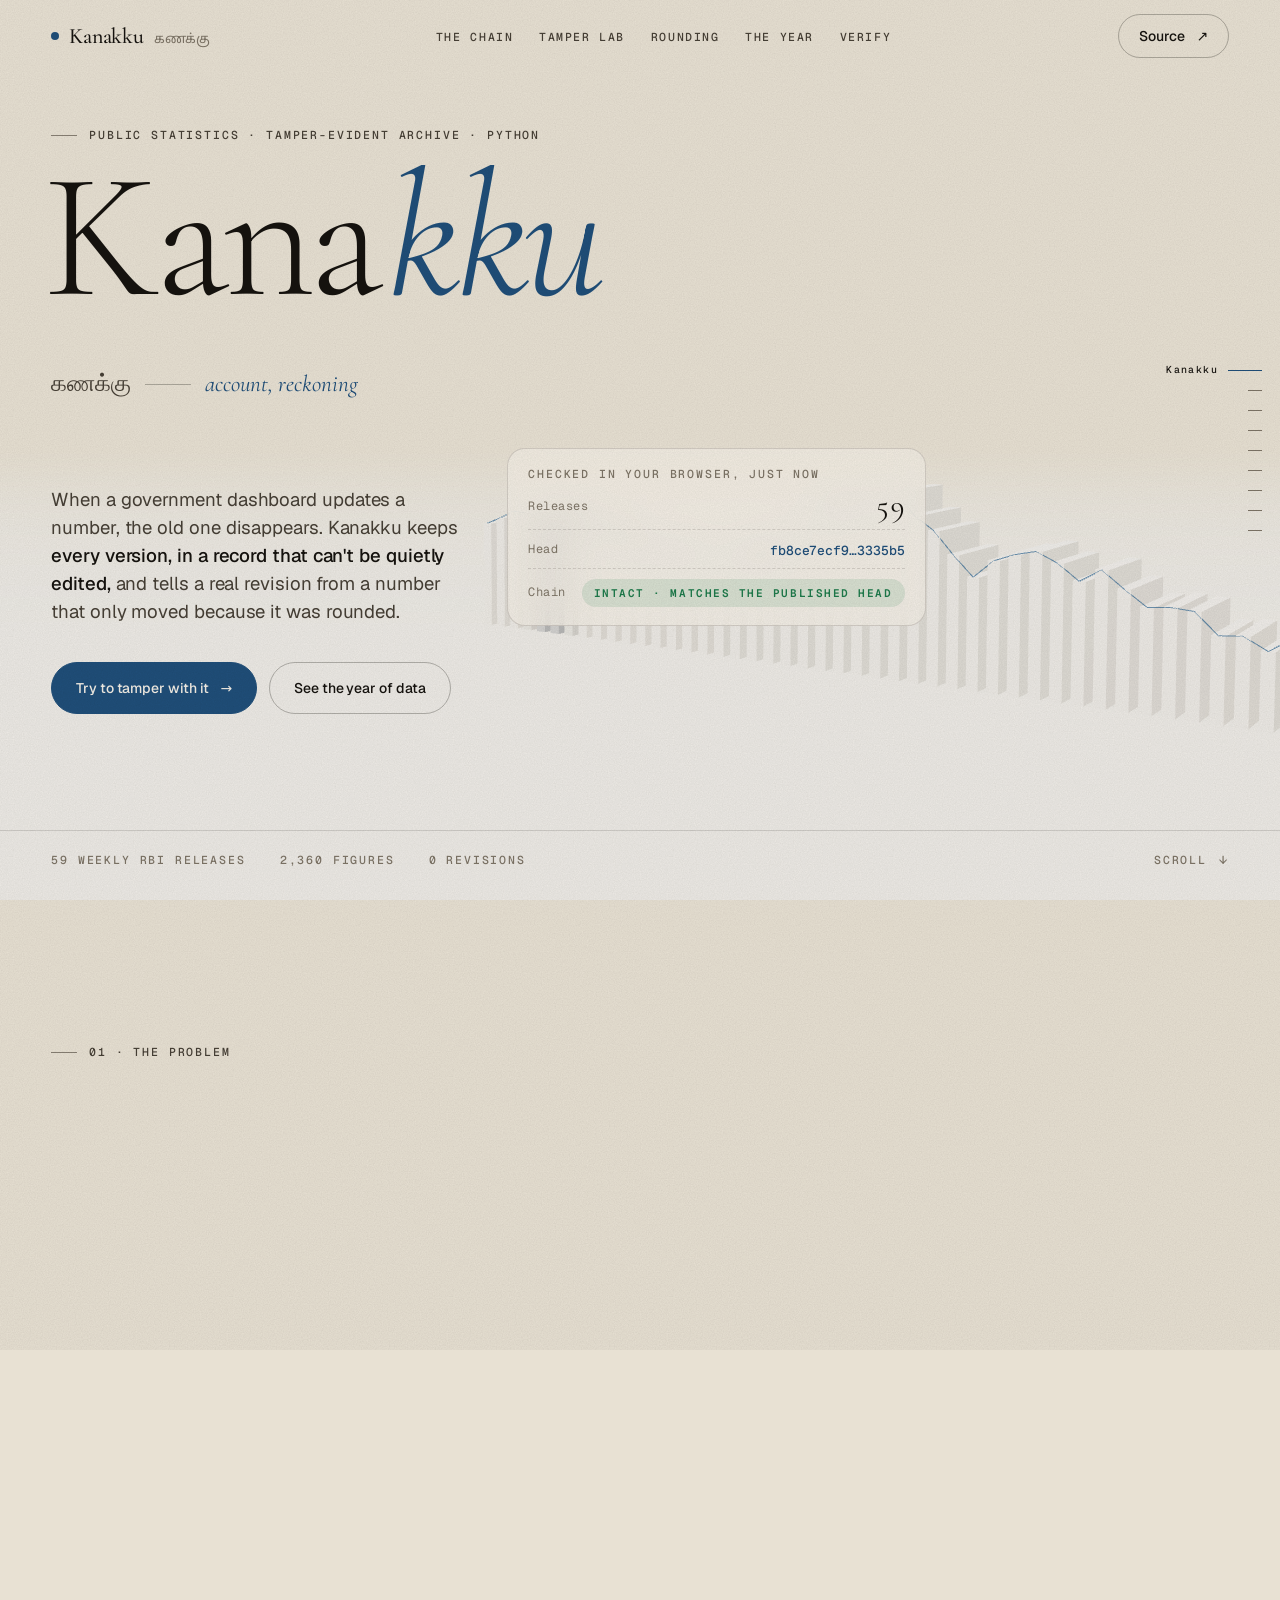
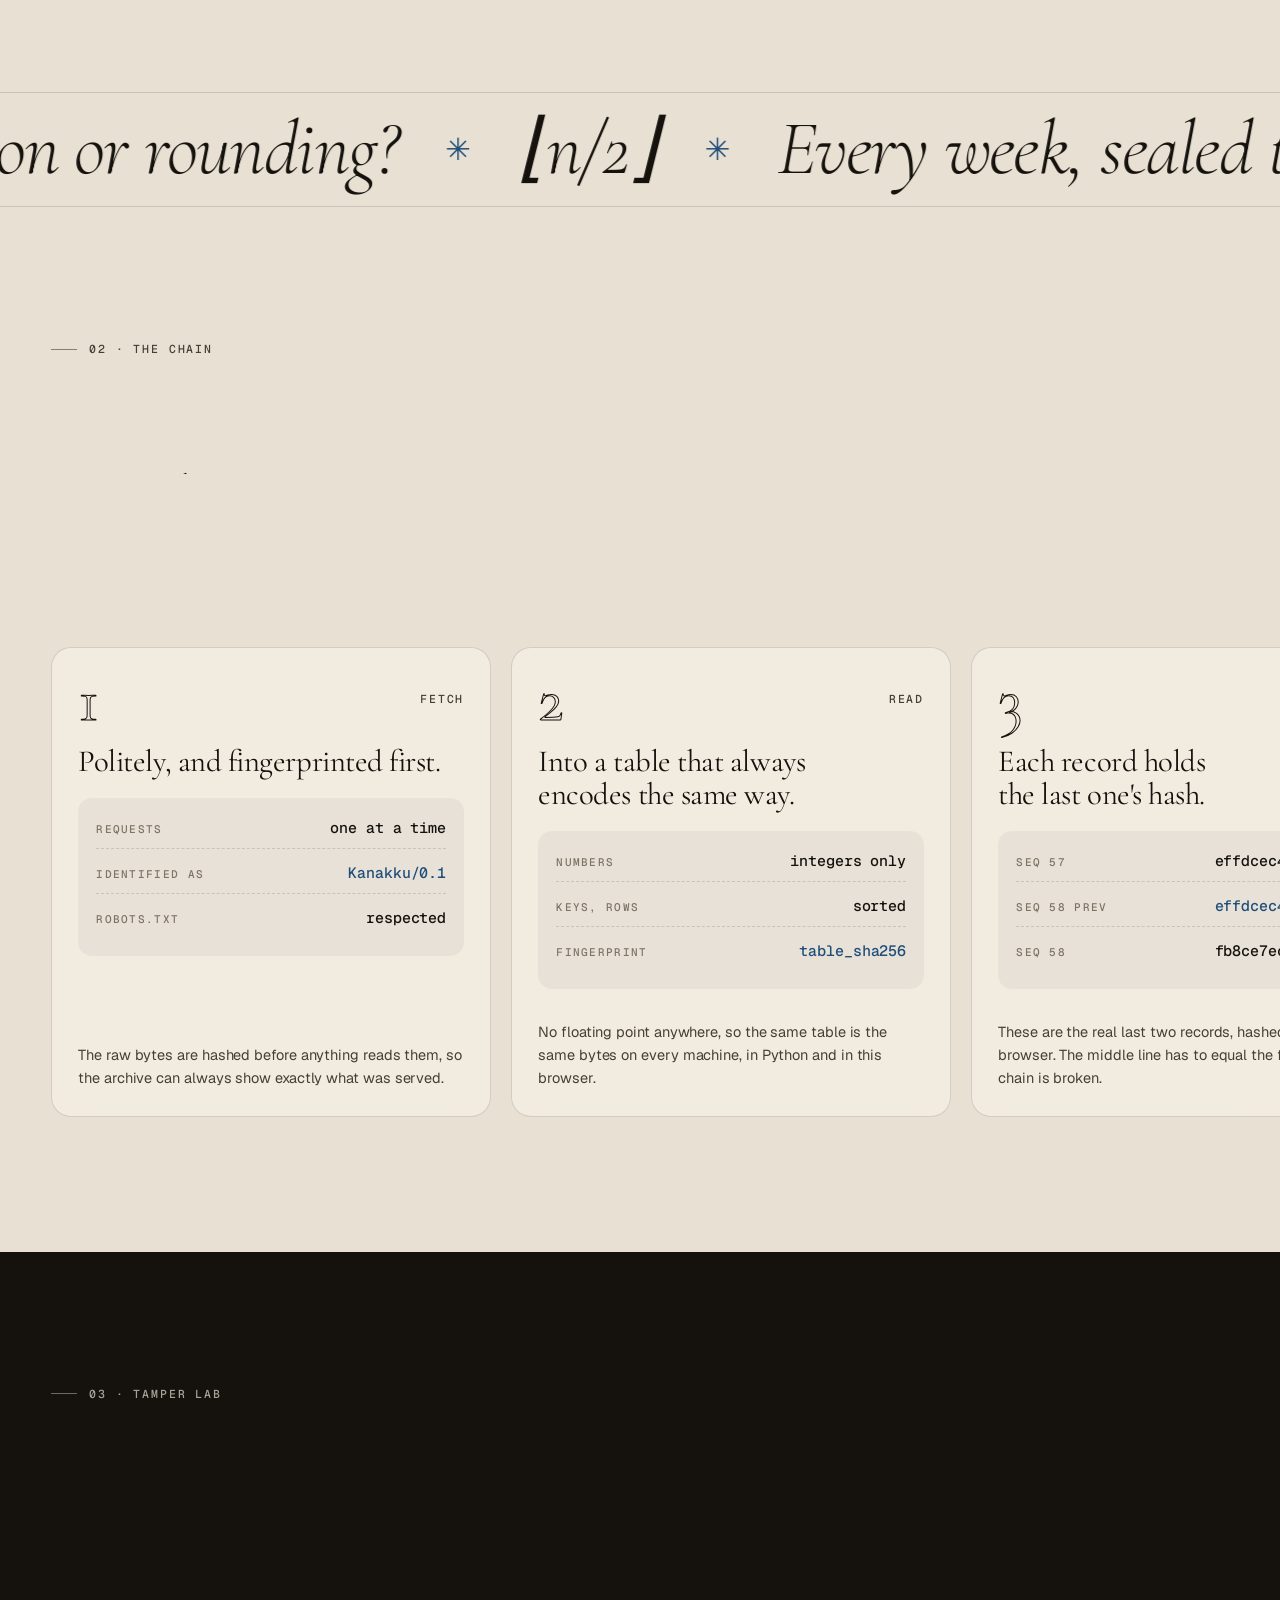
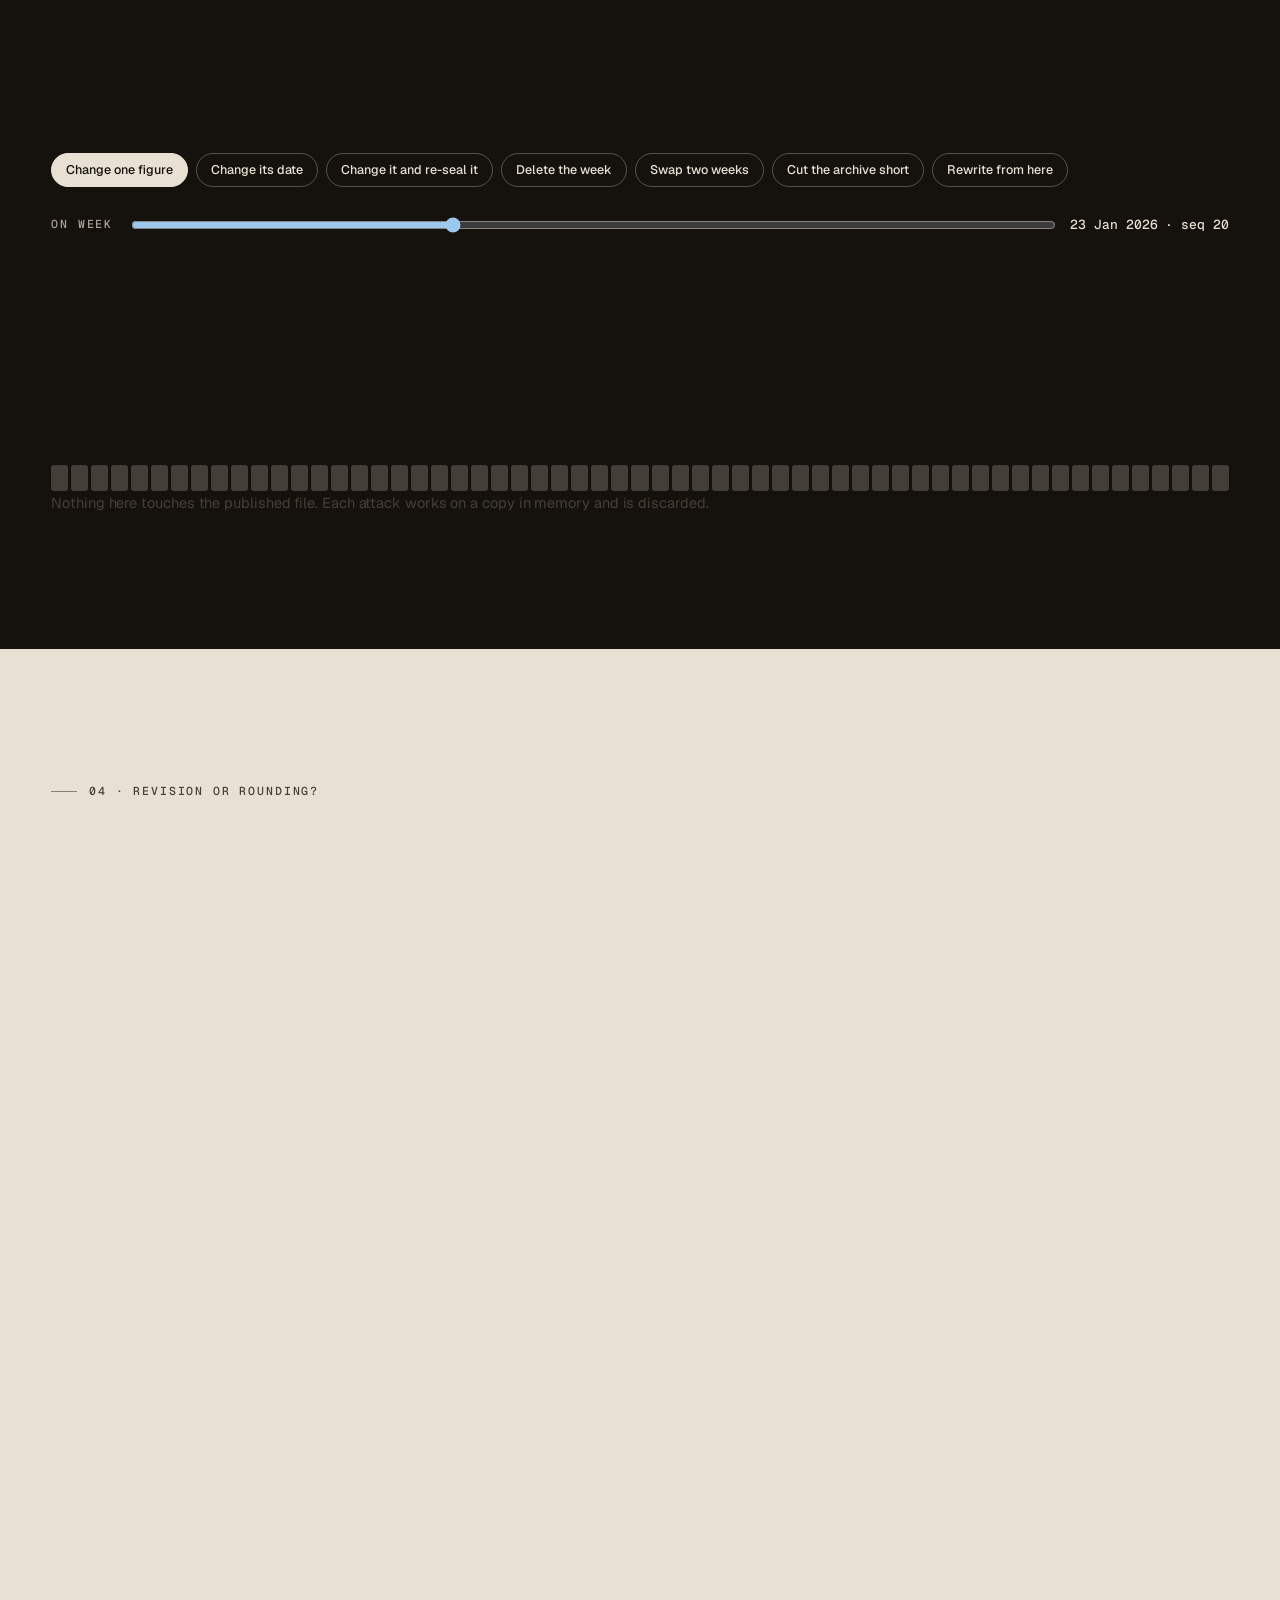
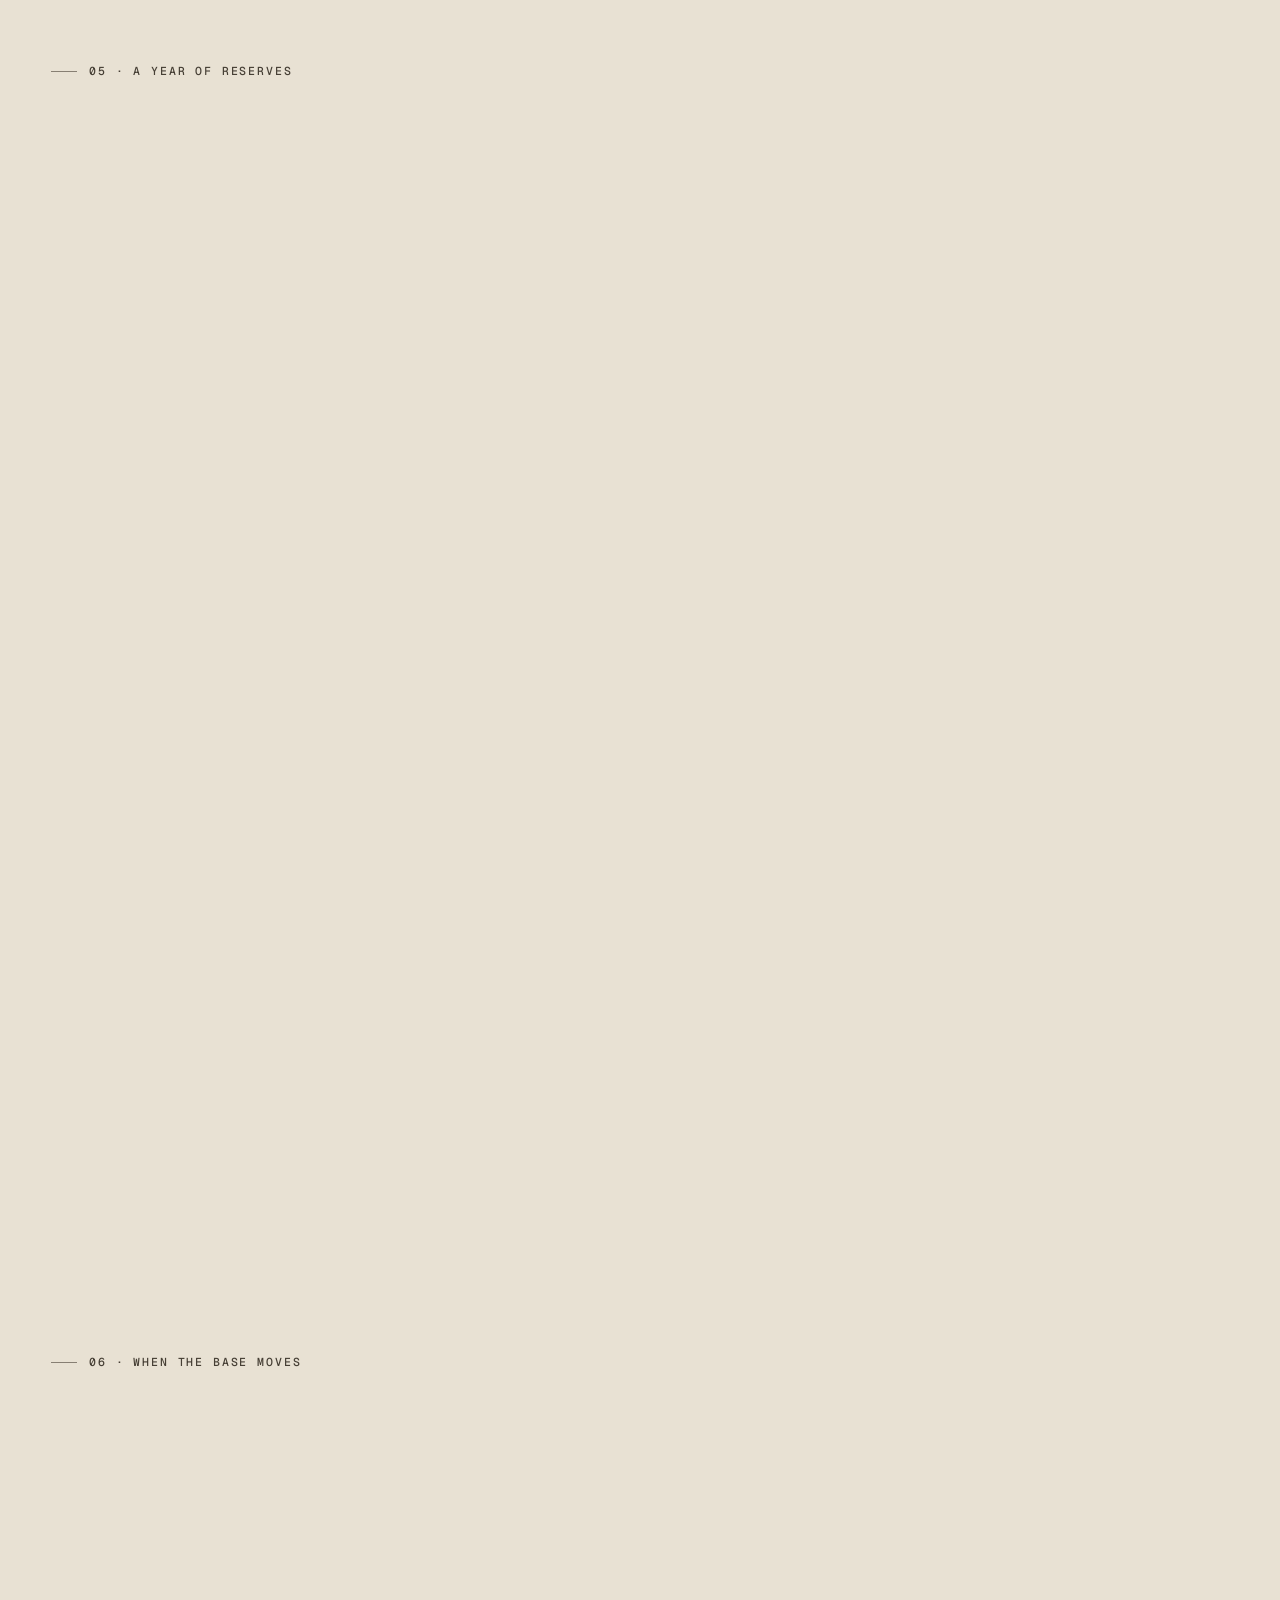
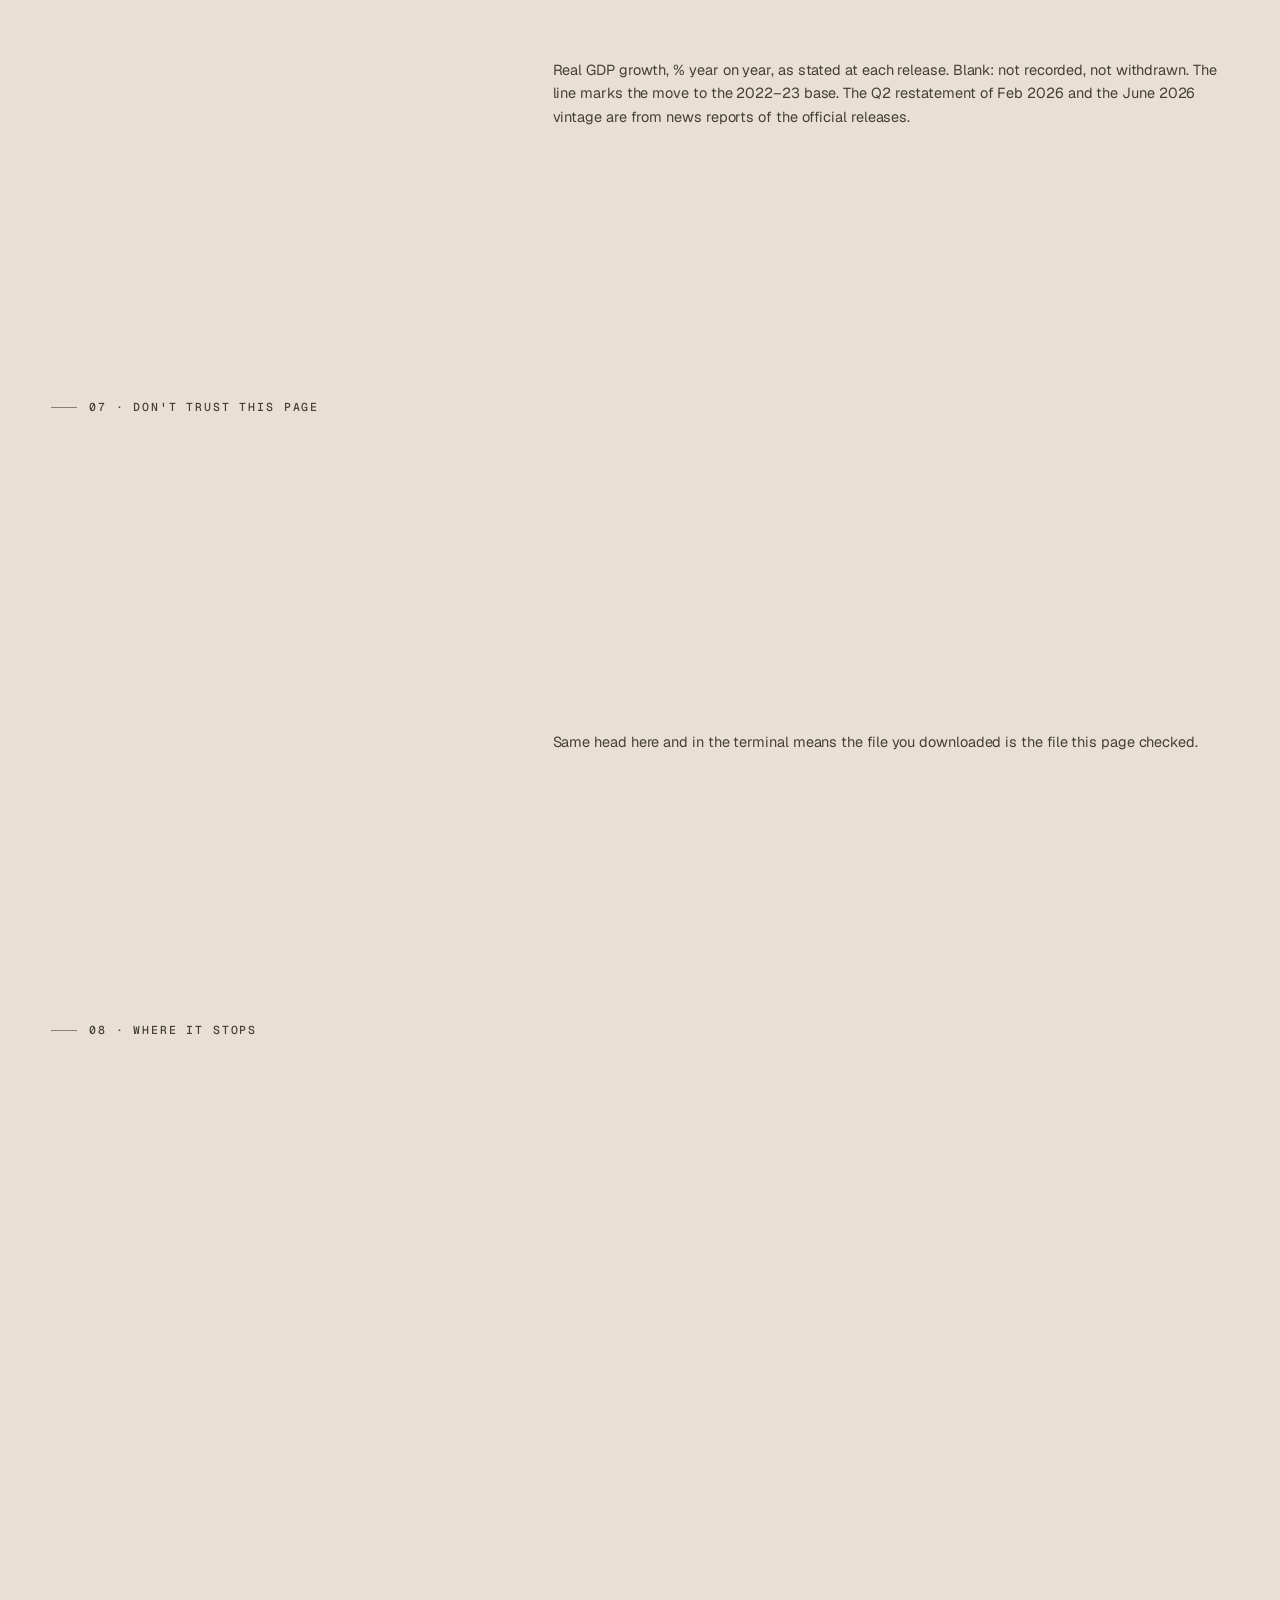
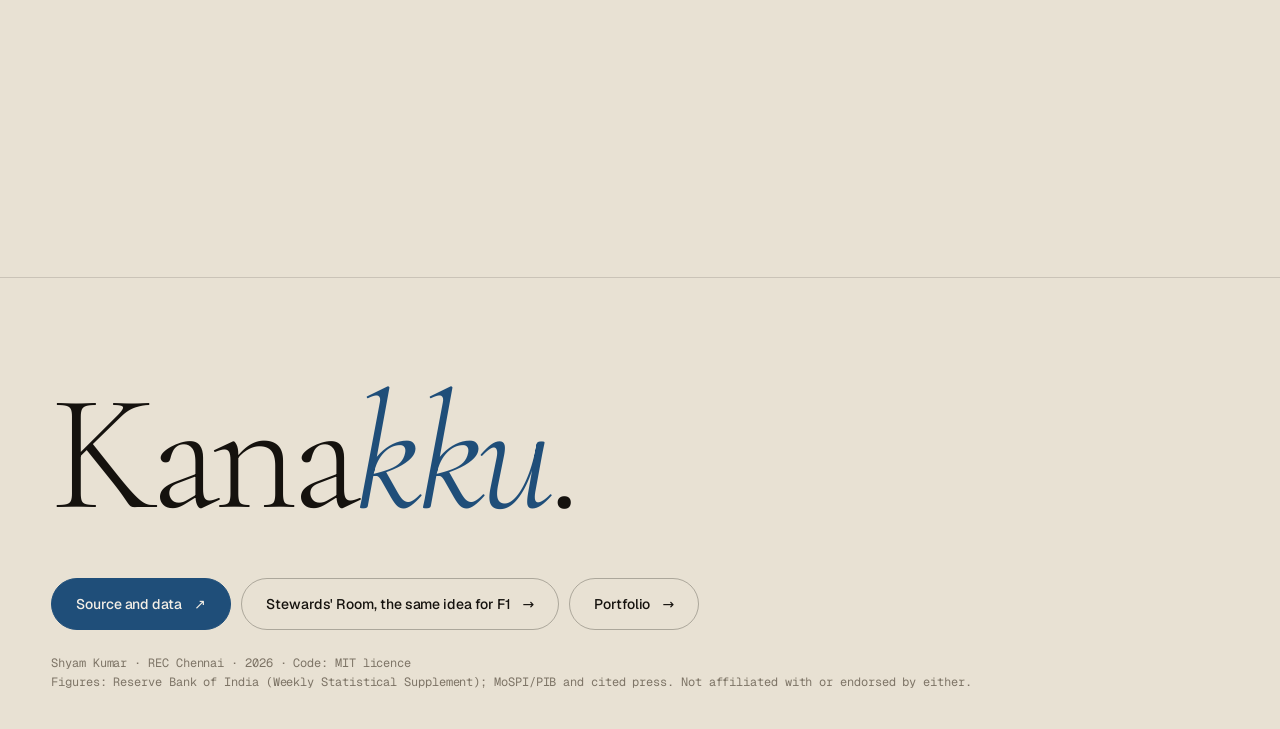
<file: docs/index.html>
<!doctype html>
<html lang="en">
<head>
<meta charset="utf-8">
<meta name="viewport" content="width=device-width, initial-scale=1">
<title>Kanakku · what was published, and when</title>
<meta name="description" content="Kanakku (கணக்கு, Tamil for account) keeps every version of a public statistic in an archive that can't be quietly edited, and tells a real revision from rounding. A year of RBI forex reserves, checked in your browser.">
<meta name="theme-color" content="#e8e1d3">
<meta property="og:title" content="Kanakku · what was published, and when">
<meta property="og:description" content="A tamper-evident archive of public statistics that tells revisions from rounding. 59 weekly RBI releases: zero revisions, and you can check every hash in your browser. By Shyam Kumar.">
<meta property="og:image" content="https://shyamvasansathiskumar-ux.github.io/kanakku/og.png">
<meta property="og:url" content="https://shyamvasansathiskumar-ux.github.io/kanakku/">
<meta property="og:type" content="website">
<meta name="twitter:card" content="summary_large_image">
<link rel="canonical" href="https://shyamvasansathiskumar-ux.github.io/kanakku/">
<meta http-equiv="Content-Security-Policy" content="default-src 'none'; script-src 'self'; style-src 'self'; img-src 'self' data: blob:; font-src 'self'; connect-src 'self'; manifest-src 'self'; object-src 'none'; frame-src 'none'; worker-src 'none'; media-src 'none'; base-uri 'none'; form-action 'none'; upgrade-insecure-requests">
<meta name="referrer" content="no-referrer">
<link rel="icon" href="icon.svg" type="image/svg+xml">
<link rel="preload" href="cormorant.woff2" as="font" type="font/woff2" crossorigin>
<link rel="preload" href="geist.woff2" as="font" type="font/woff2" crossorigin>
<link rel="stylesheet" href="base.css" integrity="sha384-CW9d+x1LVNUYRnhj/nHKnvx11aHz0dTKkRuaHj/mUe1uykW/fkcRCp3DEFJfJu/H">
<link rel="stylesheet" href="site.css" integrity="sha384-EcMNIWXbTyfOEzqHRDChQ9fkDsg6xs59+7THBTHjj/p85jDsBq/s+5Jxwcf9kw9E">
<script src="boot.js" integrity="sha384-KkVxZH+YthLKboAk9MUp0+EpuWbnqtsLSMCUtiiiTpz58T6guBx1keqHrlh7QNl+"></script>
</head>
<body>
<div class="loader" aria-hidden="true">
  <div class="who"><span class="label bare">Kanakku · கணக்கு</span><span class="label bare">Shyam Kumar</span></div>
  <div class="mid"><div class="bar"><i></i></div><div class="meta"><span class="label bare">Loading the ledger</span><span class="label bare pct"><b>00</b>%</span></div></div>
</div>
<canvas id="world" aria-hidden="true"></canvas>
<ol class="rail" aria-label="Chapters"></ol>

<header class="nav">
  <div class="wrap">
    <a class="brand" href="#top"><span class="dot"></span>Kanakku <span class="tamil">கணக்கு</span></a>
    <ul>
      <li><a href="#chain">The chain</a></li>
      <li><a href="#lab">Tamper lab</a></li>
      <li><a href="#rounding">Rounding</a></li>
      <li><a href="#year">The year</a></li>
      <li><a href="#verify">Verify</a></li>
    </ul>
    <a class="btn sm ghost" href="https://github.com/shyamvasansathiskumar-ux/kanakku" target="_blank" rel="noopener noreferrer">Source <span class="arr">↗</span></a>
  </div>
</header>

<main id="top">
  <!-- 00 · hero -->
  <section class="hero" id="hero" data-stage="0" data-chapter="Kanakku">
    <div class="wrap hero-in">
      <p class="label" data-intro>Public statistics · tamper-evident archive · Python</p>
      <h1 class="display hero-title" data-intro-split>Kana<em>kku</em></h1>
      <p class="hero-tamil" data-intro>கணக்கு <span class="sep"></span> <em>account, reckoning</em></p>
      <div class="hero-foot">
        <p class="lede" data-intro>When a government dashboard updates a number, the old one disappears. Kanakku keeps <strong>every version, in a record that can't be quietly edited,</strong> and tells a real revision from a number that only moved because it was rounded.</p>
        <div class="hero-check card" data-intro>
          <span class="label bare">Checked in your browser, just now</span>
          <div class="hc-row"><span class="mono small">Releases</span><b id="hcN">–</b></div>
          <div class="hc-row"><span class="mono small">Head</span><code id="hcHead">computing…</code></div>
          <div class="hc-row"><span class="mono small">Chain</span><span class="pill ask" id="hcOk">checking</span></div>
        </div>
      </div>
      <div class="hero-cta" data-intro>
        <a class="btn acc" href="#lab">Try to tamper with it <span class="arr">→</span></a>
        <a class="btn ghost" href="#year">See the year of data</a>
      </div>
    </div>
    <div class="wrap hero-meta" data-intro>
      <span class="label bare">59 weekly RBI releases</span><span class="label bare">2,360 figures</span><span class="label bare">0 revisions</span><span class="label bare scroll-cue">Scroll</span>
    </div>
  </section>

  <!-- 01 · the problem -->
  <section id="problem" data-stage="1" data-chapter="The problem">
    <div class="wrap grid">
      <div class="col-l"><p class="label" data-scramble>01 · The problem</p></div>
      <div class="col-r stack">
        <h2 class="h1" data-split>The page updates. <em>The old figure goes.</em></h2>
        <p class="body big" data-rise>Fuel prices, fertiliser sales, mandi rates, forex reserves: the numbers India argues over live on pages that are updated in place. Revising a provisional figure is normal and often right. But once the old figure is gone, nobody outside the publisher can show what was official on a given day, or prove whether a number was changed at all.</p>
        <div class="ask-row" data-stagger>
          <div class="ask card"><b>“What did the page say on 1 May?”</b><span>Usually unanswerable.</span></div>
          <div class="ask card"><b>“Was last week's figure changed?”</b><span>Usually a matter of opinion.</span></div>
          <div class="ask card"><b>“Is this archive itself honest?”</b><span>Here, something you can check.</span></div>
        </div>
      </div>
    </div>
  </section>

  <div class="marquee" aria-hidden="true"><div class="track" data-speed="46"><span>What was published</span><span>and when</span><span>Revision or rounding?</span><span>⌊n/2⌋</span><span>Every week, sealed to the last</span></div></div>

  <!-- 02 · the chain (pinned horizontal) -->
  <section id="chain" class="how" data-stage="2" data-chapter="The chain">
    <div class="wrap how-head">
      <p class="label" data-scramble>02 · The chain</p>
      <h2 class="h1" data-split>Each week sealed <em>to the one before.</em></h2>
      <p class="body" data-rise>Every snapshot is stored as a record carrying the SHA-256 fingerprint of the record before it. Change one figure in one old week and every fingerprint after it stops matching. The newest fingerprint, the <em>head</em>, is then published somewhere the archive keeper doesn't control.</p>
    </div>
    <div class="hscroll" id="hscroll">
      <div class="cards" id="cards">
        <article class="step card">
          <header><span class="num">1</span><span class="label bare">Fetch</span></header>
          <h3 class="h3">Politely, and fingerprinted first.</h3>
          <div class="live"><div class="kv"><span>requests</span><b class="mono">one at a time</b></div><div class="kv"><span>identified as</span><b class="mono hl">Kanakku/0.1</b></div><div class="kv"><span>robots.txt</span><b class="mono">respected</b></div></div>
          <p class="fine">The raw bytes are hashed before anything reads them, so the archive can always show exactly what was served.</p>
        </article>
        <article class="step card">
          <header><span class="num">2</span><span class="label bare">Read</span></header>
          <h3 class="h3">Into a table that always encodes the same way.</h3>
          <div class="live"><div class="kv"><span>numbers</span><b class="mono">integers only</b></div><div class="kv"><span>keys, rows</span><b class="mono">sorted</b></div><div class="kv"><span>fingerprint</span><b class="mono hl">table_sha256</b></div></div>
          <p class="fine">No floating point anywhere, so the same table is the same bytes on every machine, in Python and in this browser.</p>
        </article>
        <article class="step card">
          <header><span class="num">3</span><span class="label bare">Seal</span></header>
          <h3 class="h3">Each record holds the last one's hash.</h3>
          <div class="live" id="sealLive"><div class="kv"><span>seq 57</span><b class="mono" id="h57">–</b></div><div class="kv"><span>seq 58 prev</span><b class="mono hl" id="p58">–</b></div><div class="kv"><span>seq 58</span><b class="mono" id="h58">–</b></div></div>
          <p class="fine">These are the real last two records, hashed in your browser. The middle line has to equal the first, or the chain is broken.</p>
        </article>
        <article class="step card final">
          <header><span class="num">4</span><span class="label bare">Witness</span></header>
          <h3 class="h3">Publish the head somewhere else.</h3>
          <div class="live"><div class="kv"><span>published head</span><b class="mono" id="wHead">–</b></div><div class="kv"><span>matches</span><b class="mono hl" id="wOk">–</b></div></div>
          <p class="fine">A chain can't see its own end being cut off, or a keeper rewriting all of it and re-sealing every record. A head kept somewhere else can.</p>
        </article>
      </div>
    </div>
  </section>

  <!-- 03 · tamper lab -->
  <section id="lab" class="ink-band" data-stage="3" data-chapter="Tamper lab">
    <div class="wrap">
      <div class="vault-head">
        <p class="label" data-scramble>03 · Tamper lab</p>
        <h2 class="h1" data-split>Go on. <em>Rewrite history.</em></h2>
        <p class="body" data-rise>This is the real archive, all 59 records, loaded into your browser. Pick an attack. The page forges a copy and runs the same checks as the Python verifier: once with the chain alone, once against the published head.</p>
      </div>
      <div class="lab">
        <div class="lab-pick" role="group" aria-label="Attack" id="labPick"></div>
        <label class="lab-at"><span class="label bare">On week</span><input type="range" id="labAt" min="0" max="57" value="20" aria-label="Which week to attack"><b id="labAtTxt">–</b></label>
        <div class="lab-out" id="labOut" aria-live="polite"></div>
        <div class="lab-strip" id="labStrip" aria-hidden="true"></div>
      </div>
      <p class="fine on-ink">Nothing here touches the published file. Each attack works on a copy in memory and is discarded.</p>
    </div>
  </section>

  <!-- 04 · rounding -->
  <section id="rounding" data-stage="4" data-chapter="Rounding">
    <div class="wrap grid">
      <div class="col-l stack">
        <p class="label" data-scramble>04 · Revision or rounding?</p>
        <h2 class="h2" data-split>One line of maths, <em>143 false alarms gone.</em></h2>
        <p class="body" data-rise>The RBI prints each week's level and its change from last week. Level minus change should equal last week's level. It often misses by one, because each figure was rounded on its own. Round <em>n</em> figures and combine them: rounding alone can move the result by at most <b>n/2</b>, and since the result is a whole number, by at most <b>⌊n/2⌋</b>. Anything bigger can't be rounding.</p>
      </div>
      <div class="col-r stack">
        <div class="bound card" data-rise>
          <div class="bound-top">
            <label><span class="label bare">Figures combined, n</span><input type="range" id="bn" min="2" max="9" value="3" aria-label="Number of rounded figures"></label>
            <div class="bound-out"><span class="mono small">most rounding can explain</span><b id="bOut">1</b></div>
          </div>
          <p class="fine" id="bNote"></p>
        </div>
        <div class="toggle card" data-rise>
          <div class="toggle-head">
            <span class="label bare">580 week-to-week checks</span>
            <div class="filter" role="group" aria-label="Mode">
              <button type="button" class="chip on" data-mode="naive" aria-pressed="true">Plain diff</button>
              <button type="button" class="chip" data-mode="aware" aria-pressed="false">Kanakku</button>
            </div>
          </div>
          <div class="hist" id="hist" role="img" aria-label="Differences between implied and first-published levels"></div>
          <p class="verdict" id="verdict" aria-live="polite"></p>
        </div>
      </div>
    </div>
  </section>

  <!-- 05 · the year -->
  <section id="year" data-stage="5" data-chapter="The year">
    <div class="wrap">
      <div class="shares-head">
        <p class="label" data-scramble>05 · A year of reserves</p>
        <h2 class="h1" data-split>59 Fridays. <em>Not one restated.</em></h2>
        <p class="body" data-rise>Every release of the RBI's Weekly Statistical Supplement table <em>Foreign Exchange Reserves</em> from 5 September 2025 to 16 October 2026. Move along the line: each week shows what was first published, what the next release implies it was, and the rupee rate the table itself implies.</p>
      </div>
      <div class="year card" data-rise>
        <div class="year-top">
          <div class="filter" role="group" aria-label="Series" id="ySeries"></div>
          <div class="filter" role="group" aria-label="Currency">
            <button type="button" class="chip on" data-cur="usd" aria-pressed="true">US$ million</button>
            <button type="button" class="chip" data-cur="inr" aria-pressed="false">₹ crore</button>
          </div>
        </div>
        <div class="chart" id="chart"></div>
        <dl class="week" id="week"></dl>
      </div>
    </div>
  </section>

  <!-- 06 · gdp -->
  <section id="gdp" data-stage="6" data-chapter="GDP">
    <div class="wrap grid">
      <div class="col-l stack">
        <p class="label" data-scramble>06 · When the base moves</p>
        <h2 class="h2" data-split>Which growth figure <em>was official when?</em></h2>
        <p class="body" data-rise>Not every series is as steady. In February 2026 India moved its national accounts to a 2022–23 base. Kanakku records that as a schema change, then the revisions on either side of it. Each figure was, for a while, <em>the</em> official one.</p>
      </div>
      <div class="col-r stack">
        <div class="gdp-wrap" data-rise><table class="gdp" id="gdpTable"></table></div>
        <p class="fine" id="gdpNote"></p>
      </div>
    </div>
  </section>

  <!-- 07 · verify -->
  <section id="verify" data-stage="7" data-chapter="Verify">
    <div class="wrap grid">
      <div class="col-l stack">
        <p class="label" data-scramble>07 · Don't trust this page</p>
        <h2 class="h2" data-split>Check it <em>yourself.</em></h2>
        <p class="body" data-rise>This page re-computed every hash in your browser. You don't have to believe it either. The archive is a plain text file, one record per line; the verifier is a few hundred lines of Python with no dependencies.</p>
        <div class="dl" data-rise>
          <a class="btn ghost sm" href="archive.jsonl" download>archive.jsonl <span class="arr">↓</span></a>
          <a class="btn ghost sm" href="heads.jsonl" download>heads.jsonl <span class="arr">↓</span></a>
        </div>
      </div>
      <div class="col-r stack">
<pre class="term" data-rise><span class="dim">$</span> git clone https://github.com/shyamvasansathiskumar-ux/kanakku
<span class="dim">$</span> cd kanakku
<span class="dim">$</span> python3 -m unittest -q tests.test_kanakku tests.test_site
<span class="ok">OK</span>
<span class="dim">$</span> python3 -m kanakku verify archive/rbi_fx.jsonl --heads archive/heads.jsonl
<span class="dim">  "ok": true, "records": 59,</span>
<span class="dim">  "head": …</span> <span class="acc" id="termHead">computing</span>
<span class="dim">$</span> python3 experiments/run_eval.py   <span class="dim"># every number on this page</span></pre>
        <p class="fine">Same head here and in the terminal means the file you downloaded is the file this page checked.</p>
      </div>
    </div>
  </section>

  <!-- 08 · limits and safety -->
  <section id="limits" data-stage="8" data-chapter="Limits">
    <div class="wrap grid">
      <div class="col-l stack">
        <p class="label" data-scramble>08 · Where it stops</p>
        <h2 class="h2" data-split>What it proves, <em>and what it can't.</em></h2>
      </div>
      <div class="col-r">
        <ol class="limits-list" data-stagger>
          <li><div><b>It proves what it saw, not what others were shown.</b> Only a publisher signing its own releases could prove that.</div></li>
          <li><div><b>The year was read on one day.</b> Pages were collected on 23 October 2026, so an edit made before then shows up only through the implied-level checks. Weekly collection from now on closes that gap.</div></li>
          <li><div><b>The witness is only as strong as where the head is published.</b> Here: a heads file and the git history. Independent witnesses would be stronger.</div></li>
          <li><div><b>Two GDP figures come from news reports</b> of the official releases, and are marked as such.</div></li>
          <li><div><b>The figures belong to the Reserve Bank of India,</b> reproduced with acknowledgement for research. Weekly collection waits for the Bank's reply to a request for permission.</div></li>
          <li><div><b>This page keeps nothing about you.</b> No cookies, no analytics, no third-party requests, no forms. Everything above ran in your browser, on files from this site.</div></li>
        </ol>
      </div>
    </div>
  </section>
</main>

<footer>
  <div class="wrap">
    <p class="big">Kana<em>kku</em>.</p>
    <div class="row">
      <div class="links">
        <a class="btn acc" href="https://github.com/shyamvasansathiskumar-ux/kanakku" target="_blank" rel="noopener noreferrer">Source and data <span class="arr">↗</span></a>
        <a class="btn ghost" href="https://shyamvasansathiskumar-ux.github.io/stewards-room/">Stewards' Room, the same idea for F1 <span class="arr">→</span></a>
        <a class="btn ghost" href="https://shyamvasansathiskumar-ux.github.io/">Portfolio <span class="arr">→</span></a>
      </div>
      <small>Shyam Kumar · REC Chennai · 2026 · Code: MIT licence<br>Figures: Reserve Bank of India (Weekly Statistical Supplement); MoSPI/PIB and cited press. Not affiliated with or endorsed by either.</small>
    </div>
  </div>
</footer>

<script src="gsap.min.js" integrity="sha384-sG0Hv1tP1lZCk9KQmrIbY/XNwi+OY84GQqhMscbnsoBFqAz8KNCil1kvfL3Hbbk2"></script>
<script src="ScrollTrigger.min.js" integrity="sha384-xNHNOfrykny9oFwnmpfNbkSc6isny38d1GZvTRVuFV0l9fTMIZKhULvomyQJSMRl"></script>
<script src="SplitText.min.js" integrity="sha384-iJQU/7haAHHrfeX4o0uooRF7Po6K7IhD+YU5dustu1NfalmSBYI7pbX6wAtx2f9j"></script>
<script src="ScrambleTextPlugin.min.js" integrity="sha384-WLYL9YzLSUMXVSCeTvIeNU1RjveFpJK9drY7FtmMDfLeYdVjyx2/JoVDt/ujHexr"></script>
<script src="lenis.min.js" integrity="sha384-FKTX0CNJ8ngN1oGMBReVu7mvjTJyjFiD5etb1NKnYxc+8eFI2O0KWnksTN+oTFcu"></script>
<script src="motion.js" integrity="sha384-3Adv5Rin0p1fL5wm4LXMdHs6AVtghkC4BWgA5lG8GL4JhPRw4OPktOf8ZkupI1Xv"></script>
<script src="ledger.js" integrity="sha384-RBMUdKlQlBLBAgf3l9Bp+McP+VBjR2mBuO4QeJV22urr+BGn8srCdvfO1E9ZAuBi"></script>
<script src="app.js" integrity="sha384-WTSiVh0464NdMEUdWdGRXt7CAiLvijnDQoWbNyvS5HQPG89Vp+xGc6y8OiSmxe9t"></script>
<script type="module" src="scene.js" integrity="sha384-N289jFnhk8IAQt9Y7MeHcZmF0kvMPJZGHMKFGjuikkXIYaCSRNdEZO58rJfmBC/7"></script>
</body>
</html>
</file>
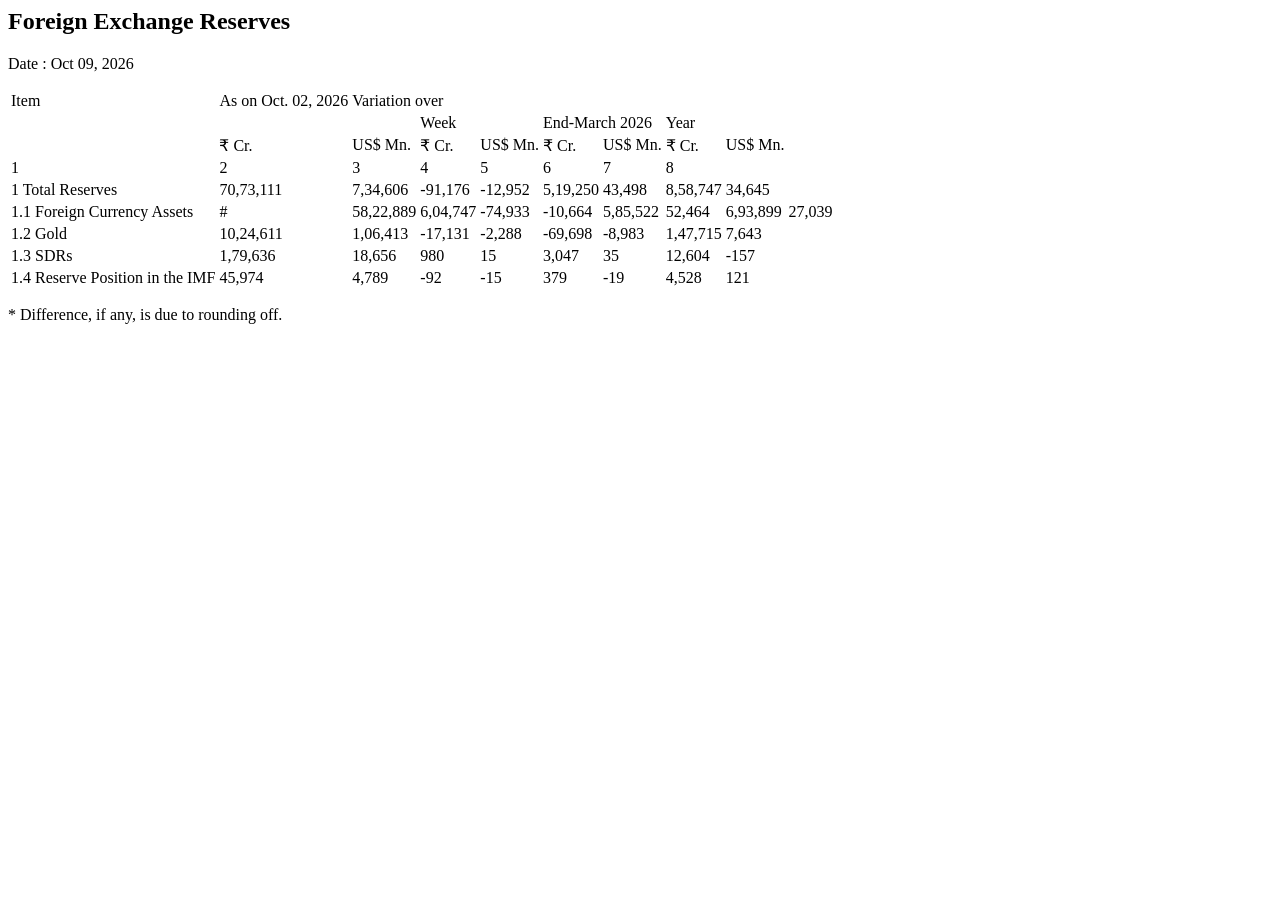
<file: tests/fixtures/wss_fx_sample.html>
<html><body>
<h2>Foreign Exchange Reserves</h2>
<p>Date : Oct 09, 2026</p>
<table>
<tr><td>Item</td><td>As on Oct. 02, 2026</td><td colspan="6">Variation over</td></tr>
<tr><td></td><td></td><td></td><td colspan="2">Week</td><td colspan="2">End-March 2026</td><td colspan="2">Year</td></tr>
<tr><td></td><td>₹ Cr.</td><td>US$ Mn.</td><td>₹ Cr.</td><td>US$ Mn.</td><td>₹ Cr.</td><td>US$ Mn.</td><td>₹ Cr.</td><td>US$ Mn.</td></tr>
<tr><td>1</td><td>2</td><td>3</td><td>4</td><td>5</td><td>6</td><td>7</td><td>8</td></tr>
<tr><td>1 Total Reserves</td><td>70,73,111</td><td>7,34,606</td><td>-91,176</td><td>-12,952</td><td>5,19,250</td><td>43,498</td><td>8,58,747</td><td>34,645</td></tr>
<tr><td>1.1 Foreign Currency Assets</td><td>#</td><td>58,22,889</td><td>6,04,747</td><td>-74,933</td><td>-10,664</td><td>5,85,522</td><td>52,464</td><td>6,93,899</td><td>27,039</td></tr>
<tr><td>1.2 Gold</td><td>10,24,611</td><td>1,06,413</td><td>-17,131</td><td>-2,288</td><td>-69,698</td><td>-8,983</td><td>1,47,715</td><td>7,643</td></tr>
<tr><td>1.3 SDRs</td><td>1,79,636</td><td>18,656</td><td>980</td><td>15</td><td>3,047</td><td>35</td><td>12,604</td><td>-157</td></tr>
<tr><td>1.4 Reserve Position in the IMF</td><td>45,974</td><td>4,789</td><td>-92</td><td>-15</td><td>379</td><td>-19</td><td>4,528</td><td>121</td></tr>
</table>
<p>* Difference, if any, is due to rounding off.</p>
</body></html>
</file>
<file: docs/base.css>
/* Shared base for Shyam Kumar's project sites. Each site sets its accent in site.css. */
@font-face { font-family: "Cormorant Garamond"; src: url(cormorant.woff2) format("woff2"); font-weight: 300 700; font-style: normal; font-display: swap; }
@font-face { font-family: "Cormorant Garamond"; src: url(cormorant-italic.woff2) format("woff2"); font-weight: 300 700; font-style: italic; font-display: swap; }
@font-face { font-family: "Geist"; src: url(geist.woff2) format("woff2"); font-weight: 100 900; font-display: swap; }
@font-face { font-family: "Geist Mono"; src: url(geist-mono.woff2) format("woff2"); font-weight: 100 900; font-display: swap; }
@font-face { font-family: "Noto Sans Tamil"; src: url(tamil.woff2) format("woff2"); font-weight: 100 900; font-display: swap; unicode-range: U+0B80-0BFF, U+200C-200D, U+25CC; }

:root {
  --bg: #e8e1d3;          /* sand */
  --bg-2: #ddd4c2;        /* deeper sand, for bands */
  --paper: #f4efe6;       /* card face */
  --ink: #15120e;         /* warm near-black */
  --ink-2: #463f35;
  --mute: #7d7466;
  --line: rgba(21, 18, 14, .14);
  --line-2: rgba(21, 18, 14, .28);
  --acc: #2a3cf2;         /* overridden per site */
  --acc-ink: #f4efe6;     /* text on accent */
  --ok: #1d7a4a;
  --bad: #c63a22;

  --serif: "Cormorant Garamond", "Iowan Old Style", Georgia, serif;
  --sans: "Geist", ui-sans-serif, system-ui, -apple-system, "Segoe UI", sans-serif;
  --mono: "Geist Mono", ui-monospace, "SFMono-Regular", Menlo, monospace;
  --tamil: "Noto Sans Tamil", "Tamil Sangam MN", "Latha", sans-serif;

  --gut: clamp(20px, 4vw, 56px);
  --max: 1440px;
  --r: 20px;
  --ease: cubic-bezier(.16, 1, .3, 1);
  color-scheme: light;
}

*, *::before, *::after { box-sizing: border-box; }
html { -webkit-text-size-adjust: 100%; overflow-x: clip; }
html.lenis, html.lenis body { height: auto; }
.lenis.lenis-smooth { scroll-behavior: auto !important; }
.lenis.lenis-stopped { overflow: hidden; }
body {
  margin: 0; background: var(--bg); color: var(--ink);
  font: 400 16px/1.6 var(--sans); letter-spacing: -.005em;
  -webkit-font-smoothing: antialiased; text-rendering: optimizeLegibility;
  overflow-x: clip;
}
img, svg, canvas { display: block; max-width: 100%; }
[hidden] { display: none !important; }
a { color: inherit; }
button, input, select, textarea { font: inherit; color: inherit; }
::selection { background: var(--acc); color: var(--acc-ink); }
:focus-visible { outline: 2px solid var(--acc); outline-offset: 3px; border-radius: 6px; }

/* paper grain over everything */
body::after {
  content: ""; position: fixed; inset: -50%; z-index: 60; pointer-events: none; opacity: .09; mix-blend-mode: multiply;
  background-image: url("data:image/svg+xml,%3Csvg xmlns='http://www.w3.org/2000/svg' width='220' height='220'%3E%3Cfilter id='n'%3E%3CfeTurbulence type='fractalNoise' baseFrequency='.85' numOctaves='3' stitchTiles='stitch'/%3E%3CfeColorMatrix values='0 0 0 0 0  0 0 0 0 0  0 0 0 0 0  0 0 0 .9 0'/%3E%3C/filter%3E%3Crect width='100%25' height='100%25' filter='url(%23n)'/%3E%3C/svg%3E");
}

/* ---------- the 3D world sits behind the page ---------- */
#world { position: fixed; inset: 0; width: 100vw; height: 100lvh; z-index: 0; pointer-events: none; }
main, .nav, footer { position: relative; z-index: 2; }

/* ---------- type ---------- */
.display { font: 300 clamp(64px, 12.5vw, 228px)/.86 var(--serif); letter-spacing: -.035em; margin: 0; }
.h1 { font: 300 clamp(48px, 7.4vw, 128px)/.92 var(--serif); letter-spacing: -.03em; margin: 0; text-wrap: balance; }
.h2 { font: 300 clamp(38px, 5vw, 84px)/.98 var(--serif); letter-spacing: -.025em; margin: 0; text-wrap: balance; }
.h3 { font: 400 clamp(26px, 2.4vw, 38px)/1.08 var(--serif); letter-spacing: -.015em; margin: 0; text-wrap: balance; }
em, .it { font-style: italic; }
.display em, .h1 em, .h2 em, .h3 em { color: var(--acc); font-weight: 300; }
.label { font: 500 11.5px/1.3 var(--mono); letter-spacing: .16em; text-transform: uppercase; color: var(--ink-2); display: inline-flex; align-items: center; gap: 12px; margin: 0; }
.label::before { content: ""; width: 26px; height: 1px; background: currentColor; opacity: .6; }
.label.bare::before { display: none; }
.lede { font: 400 clamp(18px, 1.45vw, 22px)/1.5 var(--sans); color: var(--ink-2); max-width: 36ch; margin: 0; text-wrap: pretty; }
.lede strong { color: var(--ink); font-weight: 500; }
.body { color: var(--ink-2); max-width: 62ch; margin: 0; text-wrap: pretty; }
.body + .body { margin-top: 1em; }
.tamil { font-family: var(--tamil); font-weight: 400; letter-spacing: 0; }
.mono { font-family: var(--mono); }
code { font: 450 .92em var(--mono); background: rgba(21, 18, 14, .07); padding: .1em .38em; border-radius: 6px; }
.split-line { overflow: clip; padding-bottom: .08em; margin-bottom: -.08em; }

/* ---------- layout ---------- */
.wrap { width: 100%; max-width: var(--max); margin: 0 auto; padding-inline: var(--gut); }
section { position: relative; padding-block: clamp(96px, 15vh, 190px); }
.grid { display: grid; grid-template-columns: repeat(12, minmax(0, 1fr)); column-gap: clamp(16px, 2vw, 32px); }
.grid > * { min-width: 0; }
.stack { display: flex; flex-direction: column; gap: 22px; }

/* ---------- nav ---------- */
.nav { position: fixed; top: 0; left: 0; right: 0; z-index: 40; transition: transform .6s var(--ease), background .4s; }
.nav .wrap { display: flex; align-items: center; justify-content: space-between; height: 72px; gap: 24px; }
.nav.scrolled { background: color-mix(in srgb, var(--bg) 72%, transparent); backdrop-filter: blur(14px) saturate(1.2); -webkit-backdrop-filter: blur(14px) saturate(1.2); border-bottom: 1px solid var(--line); }
.nav.hide { transform: translateY(-100%); }
.brand { display: flex; align-items: baseline; gap: 10px; text-decoration: none; font: 500 22px/1 var(--serif); letter-spacing: -.01em; }
.brand .tamil { font-size: 13px; color: var(--mute); }
.brand .dot { width: 8px; height: 8px; border-radius: 50%; background: var(--acc); align-self: center; }
.nav ul { display: flex; gap: clamp(14px, 2vw, 30px); list-style: none; margin: 0; padding: 0; }
.nav ul a { font: 500 11.5px/1 var(--mono); letter-spacing: .14em; text-transform: uppercase; text-decoration: none; color: var(--ink-2); position: relative; padding: 6px 0; }
.nav ul a::after { content: ""; position: absolute; left: 0; right: 0; bottom: 0; height: 1px; background: var(--ink); transform: scaleX(0); transform-origin: right; transition: transform .5s var(--ease); }
.nav ul a:hover { color: var(--ink); }
.nav ul a:hover::after { transform: scaleX(1); transform-origin: left; }
@media (max-width: 860px) { .nav ul { display: none; } }

/* ---------- buttons ---------- */
.btn { --b: var(--ink); --t: var(--bg); display: inline-flex; align-items: center; gap: 12px; height: 52px; padding: 0 24px; border-radius: 999px;
  background: var(--b); color: var(--t); border: 1px solid var(--b); text-decoration: none; cursor: pointer;
  font: 500 14px/1 var(--sans); letter-spacing: -.005em; position: relative; overflow: hidden; isolation: isolate; will-change: transform; }
.btn::before { content: ""; position: absolute; inset: 0; background: var(--acc); border-radius: inherit; transform: translateY(101%); transition: transform .55s var(--ease); z-index: -1; }
.btn:hover::before { transform: none; }
.btn:hover { color: var(--acc-ink); border-color: var(--acc); }
.btn.ghost { --b: transparent; --t: var(--ink); border-color: var(--line-2); }
.btn.acc { --b: var(--acc); --t: var(--acc-ink); }
.btn.acc::before { background: var(--ink); }
.btn.acc:hover { border-color: var(--ink); color: var(--bg); }
.btn .arr { transition: transform .5s var(--ease); }
.btn:hover .arr { transform: translateX(4px); }
.btn.sm { height: 40px; padding: 0 16px; font-size: 13px; }
.btn[disabled] { opacity: .45; cursor: not-allowed; }

/* ---------- surfaces ---------- */
.card { background: color-mix(in srgb, var(--paper) 74%, transparent); border: 1px solid var(--line); border-radius: var(--r);
  backdrop-filter: blur(16px) saturate(1.15); -webkit-backdrop-filter: blur(16px) saturate(1.15); }
.ink-band { background: var(--ink); color: var(--bg); }
.ink-band .label { color: rgba(232, 225, 211, .7); }
.ink-band .body, .ink-band .lede { color: rgba(232, 225, 211, .76); }
.term { background: var(--ink); color: #e9e2d4; border-radius: 16px; font: 400 13.5px/1.7 var(--mono); padding: 22px 24px; overflow-x: auto; white-space: pre; tab-size: 2; }
.term .dim { color: #8f8677; }
.term .acc { color: var(--acc-on-ink, #9aa6ff); }
.term .ok { color: #8fd3a7; }
.term .bad { color: #ff8a70; }
.pill { display: inline-flex; align-items: center; height: 28px; padding: 0 12px; border-radius: 999px; font: 600 11px/1 var(--mono); letter-spacing: .14em; text-transform: uppercase; }
.pill.ok { background: rgba(29, 122, 74, .12); color: var(--ok); }
.pill.bad { background: var(--bad); color: #fff4ee; }
.pill.ask { background: rgba(21, 18, 14, .08); color: var(--ink); }

/* ---------- preloader: the model, small and centred, with a bar ---------- */
.loader { position: fixed; inset: 0; z-index: 100; background: var(--bg); pointer-events: none; transition: background-color .6s ease; }
.loader.model { background-color: transparent; }            /* the 3D canvas behind now shows the model */
.loader .who { position: absolute; top: var(--gut); left: var(--gut); right: var(--gut); display: flex; justify-content: space-between; }
.loader .mid { position: absolute; left: 50%; top: 50%; width: min(240px, 60vw); transform: translate(-50%, 21vmin); display: grid; gap: 12px; }
.loader .bar { height: 2px; background: color-mix(in srgb, var(--ink) 14%, transparent); overflow: hidden; border-radius: 2px; }
.loader .bar i { display: block; width: 100%; height: 100%; background: var(--ink); transition: none; transform: scaleX(0); transform-origin: left center; will-change: transform; }
.loader .meta { display: flex; justify-content: space-between; align-items: baseline; }
.loader .pct { font-variant-numeric: tabular-nums; }
.loader:not(.model) .mid::before { content: ""; position: absolute; left: 50%; bottom: calc(100% + 13vmin); width: 10px; height: 10px; margin-left: -5px; border-radius: 50%; background: var(--ink); opacity: .5; animation: ldot 1.1s ease-in-out infinite; }
@keyframes ldot { 50% { transform: scale(.4); opacity: .15; } }
html.is-loading .nav, html.is-loading main, html.is-loading .rail, html.is-loading footer { visibility: hidden; }
html:not(.js) .loader { display: none; }
@media (prefers-reduced-motion: reduce) { .loader { display: none; } }

/* ---------- side rail ---------- */
.rail { position: fixed; right: 18px; top: 50%; transform: translateY(-50%); z-index: 30; display: flex; flex-direction: column; gap: 10px; list-style: none; margin: 0; padding: 0; }
.rail a { display: flex; align-items: center; justify-content: flex-end; gap: 10px; text-decoration: none; font: 500 10px/1 var(--mono); letter-spacing: .14em; color: var(--mute); }
.rail a i { width: 14px; height: 1px; background: currentColor; transition: width .5s var(--ease); }
.rail a span { opacity: 0; transform: translateX(6px); transition: .4s var(--ease); }
.rail a.on { color: var(--ink); }
.rail a.on i { width: 34px; background: var(--acc); }
.rail a.on span, .rail a:hover span { opacity: 1; transform: none; }
@media (max-width: 1100px) { .rail { display: none; } }

/* ---------- marquee ---------- */
.marquee { overflow: hidden; border-block: 1px solid var(--line); padding-block: 18px; white-space: nowrap; position: relative; z-index: 2; }
.marquee .track { display: inline-flex; gap: 48px; will-change: transform; }
.marquee span { font: 300 italic clamp(40px, 6vw, 96px)/1 var(--serif); letter-spacing: -.02em; display: inline-flex; align-items: center; gap: 48px; }
.marquee span::after { content: "✳"; font: 400 .4em var(--sans); color: var(--acc); font-style: normal; }

/* ---------- cursor ---------- */
.cursor { position: fixed; left: 0; top: 0; z-index: 90; pointer-events: none; width: 10px; height: 10px; margin: -5px 0 0 -5px; border-radius: 50%; background: var(--ink);
  transition: width .35s var(--ease), height .35s var(--ease), margin .35s var(--ease), background .35s; mix-blend-mode: multiply; opacity: 0; }
.cursor.on { opacity: 1; }
.cursor.hot { width: 54px; height: 54px; margin: -27px 0 0 -27px; background: color-mix(in srgb, var(--acc) 30%, transparent); }
@media (hover: none), (pointer: coarse) { .cursor { display: none; } }

/* ---------- forms ---------- */
.field { display: flex; flex-direction: column; gap: 8px; }
.field > span { font: 500 11px/1 var(--mono); letter-spacing: .14em; text-transform: uppercase; color: var(--mute); }
.input { height: 50px; padding: 0 16px; border-radius: 12px; border: 1px solid var(--line-2); background: rgba(244, 239, 230, .7); font: 400 15px var(--mono); width: 100%; min-width: 0; }
textarea.input { height: auto; padding: 14px 16px; line-height: 1.5; resize: vertical; }
.input:focus { outline: none; border-color: var(--acc); box-shadow: 0 0 0 4px color-mix(in srgb, var(--acc) 18%, transparent); }

/* ---------- footer ---------- */
footer { padding: clamp(80px, 12vh, 140px) 0 36px; border-top: 1px solid var(--line); background: var(--bg); }
footer .big { font: 300 clamp(56px, 13vw, 220px)/.82 var(--serif); letter-spacing: -.045em; margin: 0 0 56px; }
footer .big em { color: var(--acc); }
footer .row { display: flex; flex-wrap: wrap; justify-content: space-between; gap: 24px; align-items: end; }
footer .row a { text-decoration: none; }
footer .links { display: flex; flex-wrap: wrap; gap: 10px; }
footer small { font: 400 12px/1.6 var(--mono); color: var(--mute); }

/* ---------- reduced motion ---------- */
@media (prefers-reduced-motion: reduce) {
  *, *::before, *::after { animation-duration: .001ms !important; transition-duration: .001ms !important; }
  .cursor { display: none; }
}

/* ======== shared page kit ======== */
.col-l { grid-column: 1 / span 4; }
.col-r { grid-column: 6 / span 7; }
@media (max-width: 960px) { .col-l, .col-r { grid-column: 1 / -1; } .col-l + .col-r { margin-top: 40px; } }


/* ---------- hero ---------- */
.hero { min-height: 100svh; display: flex; flex-direction: column; justify-content: space-between; padding: 128px 0 32px; }
.hero-in { display: flex; flex-direction: column; gap: 0; }
.hero-title { margin: 22px 0 0 -0.04em; font-size: clamp(96px, 17vw, 300px); line-height: .8; padding-bottom: .12em; }
.hero-title em { padding-right: .06em; }
.hero-tamil { display: flex; align-items: center; gap: 14px; margin: clamp(26px, 3.4vw, 54px) 0 0; font: 400 italic clamp(20px, 1.8vw, 28px)/1 var(--serif); color: var(--ink-2); }
.hero-tamil .tamil { font-style: normal; font-size: .82em; color: var(--ink); }
.hero-tamil .sep { width: 46px; height: 1px; background: var(--line-2); }
.hero-tamil em { color: var(--acc); }
.hero-foot { display: flex; flex-wrap: wrap; align-items: end; gap: 28px 48px; margin-top: clamp(28px, 4vw, 52px); }
.hero-code { display: grid; grid-template-columns: auto auto; grid-template-rows: auto auto; align-items: center; column-gap: 18px; row-gap: 6px; padding: 16px 20px; border-radius: 18px; }
.hero-code .label { grid-column: 1 / -1; color: var(--mute); }
.hero-code .code { font: 500 34px/1 var(--mono); letter-spacing: .02em; font-variant-numeric: tabular-nums; }
.hero-code .ring { width: 34px; height: 34px; transform: rotate(-90deg); grid-row: 2; grid-column: 2; justify-self: end; }
.hero-code .secs { display: none; }
.ring circle, .dial circle { fill: none; stroke: var(--line); stroke-width: 3; }
.ring .arc, .dial .arc { stroke: var(--acc); stroke-linecap: round; stroke-dasharray: 106.8; transition: stroke-dashoffset 1s linear; }
.hero-cta { display: flex; flex-wrap: wrap; gap: 12px; margin-top: 36px; }
.hero-meta { display: flex; flex-wrap: wrap; gap: 10px 34px; padding-top: 22px; border-top: 1px solid var(--line); margin-top: 56px; }
.hero-meta .label { color: var(--mute); }
.scroll-cue { margin-left: auto; }
.scroll-cue::after { content: "↓"; font-family: var(--sans); animation: bob 1.8s var(--ease) infinite; display: inline-block; }
@keyframes bob { 50% { transform: translateY(4px); } }
@media (min-width: 961px) { .hero .lede { max-width: 34ch; } }


/* ---------- how (pinned horizontal) ---------- */
.how { padding-bottom: 0; }
.how-head { display: grid; gap: 22px; margin-bottom: 56px; }
.how-head .body { max-width: 48ch; }
.hscroll { overflow: hidden; padding-bottom: clamp(96px, 15vh, 190px); }
.cards { display: flex; gap: 20px; padding-inline: var(--gut); width: max-content; }
.step { width: min(440px, 84vw); min-height: 470px; padding: 26px; display: flex; flex-direction: column; gap: 20px; }
.step header { display: flex; justify-content: space-between; align-items: center; }
.step .num { font: 300 64px/.8 var(--serif); color: transparent; -webkit-text-stroke: 1px var(--ink); }
.step .live { background: rgba(21, 18, 14, .045); border-radius: 14px; padding: 18px; display: flex; flex-direction: column; gap: 12px; min-height: 150px; justify-content: center; }
.kv { display: flex; justify-content: space-between; gap: 12px; align-items: baseline; border-bottom: 1px dashed var(--line); padding-bottom: 8px; }
.kv:last-of-type { border: 0; }
.kv span { font: 500 11px var(--mono); letter-spacing: .12em; text-transform: uppercase; color: var(--mute); }
.kv b { font-size: 20px; font-weight: 500; font-variant-numeric: tabular-nums; }
.hl { color: var(--acc); }
.bar { height: 4px; background: var(--line); border-radius: 4px; overflow: hidden; }
.bar i { display: block; height: 100%; width: 0; background: var(--acc); transition: width 1s linear; }
.bytes { display: grid; grid-template-columns: repeat(5, 1fr); gap: 6px; font: 500 15px var(--mono); }
.bytes span { text-align: center; padding: 6px 0; border-radius: 6px; background: rgba(244, 239, 230, .8); transition: background .3s, color .3s; }
.bytes span.cut { background: var(--acc); color: var(--acc-ink); }
.bytes span.off { outline: 2px solid var(--acc); outline-offset: -2px; }
.fine { margin: auto 0 0; font-size: 14.5px; color: var(--ink-2); }
.step.final { background: var(--ink); color: var(--bg); border-color: var(--ink); }
.step.final .num { -webkit-text-stroke-color: var(--bg); }
.step.final .label { color: rgba(232, 225, 211, .7); }
.step.final .live { background: rgba(232, 225, 211, .06); }
.step.final .fine { color: rgba(232, 225, 211, .72); }
.bigcode { font-size: clamp(44px, 4.6vw, 64px); letter-spacing: .02em; color: var(--acc-on-ink); text-align: center; font-weight: 500; }
.how.no-pin .hscroll { overflow-x: auto; scroll-snap-type: x mandatory; }
.how.no-pin .step { scroll-snap-align: start; }


/* ---------- tools ---------- */
.tool { padding: clamp(20px, 2.4vw, 32px); display: flex; flex-direction: column; gap: 20px; }
.msg { margin: 0; font: 400 13.5px/1.5 var(--mono); color: var(--ink-2); min-height: 1.5em; }
.msg.ok { color: var(--ok); }
.msg.bad { color: var(--bad); }
.now { display: flex; justify-content: space-between; align-items: center; gap: 20px; padding: 22px; border-radius: 16px; background: var(--ink); color: var(--bg); }
.now .label { color: rgba(232, 225, 211, .6); }
.code-xl { display: block; font-size: clamp(46px, 5.6vw, 76px); line-height: 1.05; letter-spacing: .02em; color: var(--acc-on-ink); font-weight: 500; font-variant-numeric: tabular-nums; }
.next { font-size: 13px; color: rgba(232, 225, 211, .55); }
.dial { position: relative; width: 74px; height: 74px; flex: none; }
.dial svg { width: 100%; height: 100%; transform: rotate(-90deg); }
.dial circle { stroke: rgba(232, 225, 211, .16); }
.dial .arc { stroke: var(--acc-on-ink); stroke-dasharray: 169.6; }
.dial b { position: absolute; inset: 0; display: grid; place-items: center; font-size: 18px; font-weight: 500; }
.row { display: flex; gap: 10px; align-items: center; }
.row.gap { flex-wrap: wrap; }
.row .input { flex: 1; }
.verify { display: flex; flex-direction: column; gap: 10px; }
.presets { display: flex; flex-wrap: wrap; align-items: center; gap: 8px; padding-top: 6px; border-top: 1px solid var(--line); }
.presets .label { color: var(--mute); margin-right: 6px; }
.chip { height: 34px; padding: 0 14px; border-radius: 999px; border: 1px solid var(--line-2); background: transparent; cursor: pointer; font: 500 12.5px var(--sans); transition: background .3s, color .3s, border-color .3s; }
.chip:hover { background: var(--ink); color: var(--bg); border-color: var(--ink); }
.warn { font-size: 14px; padding-left: 14px; border-left: 2px solid var(--acc); }
</file>
<file: docs/site.css>
/* Kanakku: sand + ledger ink. */
:root { --acc: #1f4e79; --acc-ink: #f4efe6; --acc-on-ink: #9cc8f0; --flag: #b3401f; }

.small { font-size: 12px; color: var(--mute); letter-spacing: .04em; }
.body.big { font-size: clamp(18px, 1.4vw, 21px); max-width: 54ch; }
.hero-title { font-size: clamp(84px, 14vw, 250px); }
.hero-title em { padding-right: .05em; }
.hero-tamil { font-style: normal; }
.hero-tamil > em { font-style: italic; }

/* ---------- hero: the live check ---------- */
.hero-check { display: grid; gap: 10px; padding: 18px 20px; border-radius: 18px; min-width: min(380px, 100%); }
.hero-check > .label { color: var(--mute); }
.hc-row { display: flex; justify-content: space-between; align-items: center; gap: 16px; border-bottom: 1px dashed var(--line); padding-bottom: 8px; }
.hc-row:last-child { border: 0; padding: 0; }
.hc-row b { font: 400 30px/1 var(--serif); font-variant-numeric: tabular-nums; }
.hc-row code { font: 500 13px var(--mono); background: none; padding: 0; color: var(--acc); }
.hc-row { flex-wrap: wrap; }
.hc-row .pill { white-space: normal; height: auto; min-height: 28px; padding-block: 5px; line-height: 1.3; text-align: center; }
.hc-row code { overflow-wrap: anywhere; }

/* ---------- problem ---------- */
.ask-row { display: grid; grid-template-columns: repeat(3, minmax(0, 1fr)); gap: 14px; margin-top: 10px; }
.ask { padding: 20px; display: flex; flex-direction: column; gap: 10px; min-height: 150px; }
.ask b { font: 400 22px/1.2 var(--serif); }
.ask span { margin-top: auto; font: 500 11px var(--mono); letter-spacing: .1em; text-transform: uppercase; color: var(--mute); }
.ask:last-child { background: var(--acc); border-color: var(--acc); color: var(--acc-ink); }
.ask:last-child span { color: rgba(244, 239, 230, .8); }
@media (max-width: 760px) { .ask-row { grid-template-columns: 1fr; } .ask { min-height: 0; } }

/* ---------- shared heads ---------- */
.shares-head, .vault-head { display: grid; gap: 22px; margin-bottom: 56px; }
.shares-head .h1, .vault-head .h1 { max-width: 14ch; }
.shares-head .body, .vault-head .body { max-width: 58ch; }
.ink-band .h1 em { color: var(--acc-on-ink); }
.step .live .kv b.mono { font-size: 15px; }

/* ---------- tamper lab ---------- */
.lab { display: grid; gap: 22px; }
.lab-pick { display: flex; flex-wrap: wrap; gap: 8px; }
.ink-band .chip { color: var(--bg); border-color: rgba(232, 225, 211, .3); }
.ink-band .chip.on, .ink-band .chip:hover { background: var(--bg); color: var(--ink); border-color: var(--bg); }
.lab-at { display: grid; grid-template-columns: auto 1fr auto; align-items: center; gap: 16px; }
.lab-at input { width: 100%; accent-color: var(--acc-on-ink); height: 28px; cursor: pointer; }
.lab-at b { font: 500 13px var(--mono); color: var(--bg); white-space: nowrap; font-variant-numeric: tabular-nums; }
.lab-out { display: grid; gap: 14px; min-height: 180px; }
.lab-what { margin: 0; color: rgba(232, 225, 211, .82); font-size: 16px; }
.lab-what b { color: var(--bg); font-weight: 500; }
.lab-res { display: grid; grid-template-columns: 1fr 1fr; gap: 12px; }
.res { padding: 18px 20px; border-radius: 16px; border: 1px solid rgba(232, 225, 211, .18); display: grid; gap: 6px; }
.res b { font: 400 40px/1 var(--serif); }
.res small { font: 400 12.5px/1.5 var(--mono); color: rgba(232, 225, 211, .7); overflow-wrap: anywhere; }
.res.caught { background: rgba(143, 214, 173, .1); border-color: rgba(143, 214, 173, .45); }
.res.caught b { color: #8fd6ad; }
.res.missed { background: rgba(255, 155, 125, .1); border-color: rgba(255, 155, 125, .5); }
.res.missed b { color: #ffb59c; }
.lab-strip { display: grid; grid-template-columns: repeat(59, 1fr); gap: 3px; }
.lab-strip i { height: 26px; border-radius: 3px; background: rgba(232, 225, 211, .22); transition: background .3s; }
.lab-strip i.bad { background: #ff9b7d; }
.lab-strip i.gone { background: transparent; outline: 1px dashed rgba(232, 225, 211, .3); outline-offset: -1px; }
@media (max-width: 700px) { .lab-res { grid-template-columns: 1fr; } .lab-strip i { height: 18px; } .lab-strip { gap: 2px; } .lab-at { grid-template-columns: 1fr; } }

/* ---------- rounding ---------- */
.bound, .toggle { padding: 22px; border-radius: 18px; display: grid; gap: 14px; }
.bound-top { display: grid; grid-template-columns: 1fr auto; gap: 18px; align-items: end; }
.bound-top label { display: grid; gap: 10px; }
.bound-top input { width: 100%; accent-color: var(--acc); }
.bound-out { text-align: right; display: grid; gap: 2px; }
.bound-out b { font: 300 84px/.85 var(--serif); color: var(--acc); font-variant-numeric: tabular-nums; }
.bound .fine, .toggle .fine { margin: 0; }
.toggle-head { display: flex; flex-wrap: wrap; justify-content: space-between; align-items: center; gap: 10px; }
.toggle-head .label { color: var(--mute); }
.toggle .chip.on { background: var(--ink); color: var(--bg); border-color: var(--ink); }
.hist { display: flex; align-items: flex-end; gap: 14px; height: 190px; padding-top: 22px; }
.hist .bar { flex: 1; height: 100%; display: flex; flex-direction: column; justify-content: flex-end; align-items: center; gap: 6px; background: none; overflow: visible; border-radius: 0; }
.hist .bar i { display: block; width: 100%; max-width: 120px; border-radius: 6px 6px 2px 2px; background: color-mix(in srgb, var(--ink) 22%, transparent); transition: height .5s var(--ease), background .3s; }
.hist .bar.flag i { background: var(--flag); }
.hist .c { font: 500 12.5px var(--mono); font-variant-numeric: tabular-nums; }
.hist .k { font: 500 12px var(--mono); color: var(--mute); }
.verdict { margin: 0; font: 400 21px/1.35 var(--serif); }

/* ---------- the year ---------- */
.year { padding: 22px; border-radius: 22px; display: grid; gap: 16px; }
.year-top { display: flex; flex-wrap: wrap; justify-content: space-between; gap: 10px; }
.year-top .filter { display: flex; flex-wrap: wrap; gap: 6px; }
.year .chip.on { background: var(--ink); color: var(--bg); border-color: var(--ink); }
.chart svg { display: block; width: 100%; height: auto; touch-action: pan-y; }
.chart .grid { stroke: var(--line); stroke-width: 1; }
.chart .ax { font: 500 11px var(--mono); fill: var(--mute); }
.chart .line { fill: none; stroke: var(--acc); stroke-width: 2.4; stroke-linejoin: round; }
.chart .area { fill: var(--acc); opacity: .08; }
.chart .dot { fill: var(--acc); }
.chart .dot.sel { fill: var(--paper); stroke: var(--acc); stroke-width: 3; }
.chart .cursor { stroke: var(--ink); stroke-width: 1; stroke-dasharray: 3 4; opacity: .5; }
.ysl { width: 100%; accent-color: var(--acc); }
.week { margin: 0; display: grid; grid-template-columns: repeat(4, minmax(0, 1fr)); gap: 0; border-top: 1px solid var(--line); }
.week div { padding: 14px 14px 12px 0; border-bottom: 1px solid var(--line); display: grid; gap: 4px; }
.week dt { font: 500 10.5px/1.5 var(--mono); letter-spacing: .12em; text-transform: uppercase; color: var(--mute); }
.week dd { margin: 0; font: 400 19px/1.25 var(--serif); font-variant-numeric: tabular-nums; overflow-wrap: anywhere; }
@media (max-width: 860px) { .week { grid-template-columns: 1fr 1fr; } }

/* ---------- gdp ---------- */
.gdp-wrap { overflow-x: auto; }
.gdp { width: 100%; min-width: 560px; border-collapse: collapse; font-variant-numeric: tabular-nums; }
.gdp th { text-align: left; font: 500 10.5px var(--mono); letter-spacing: .12em; text-transform: uppercase; color: var(--mute); padding: 10px 12px 10px 0; border-bottom: 1px solid var(--line-2); }
.gdp td { padding: 12px 12px 12px 0; border-bottom: 1px solid var(--line); font-size: 14.5px; color: var(--ink-2); }
.gdp td.v { font: 400 24px/1 var(--serif); color: var(--ink); }
.gdp td.mono { font: 500 12px var(--mono); }
.gdp tr.rebase td { border-top: 2px solid var(--acc); }
#gdpNote { margin: 0; }

/* ---------- verify ---------- */
.dl { display: flex; flex-wrap: wrap; gap: 10px; }
.btn.sm { height: 44px; padding: 0 20px; font-size: 14px; }
.term .acc { color: var(--acc-on-ink); overflow-wrap: anywhere; }

/* ---------- limits ---------- */
.limits-list { list-style: none; counter-reset: l; margin: 0; padding: 0; }
.limits-list li { counter-increment: l; display: grid; grid-template-columns: 54px 1fr; gap: 8px 18px; padding: 22px 0; border-top: 1px solid var(--line); color: var(--ink-2); max-width: 64ch; }
.limits-list li:last-child { border-bottom: 1px solid var(--line); }
.limits-list li::before { content: "0" counter(l); font: 300 34px/1 var(--serif); color: var(--acc); }
.limits-list b { display: block; font: 400 clamp(22px, 1.9vw, 28px)/1.15 var(--serif); color: var(--ink); margin-bottom: 4px; }

/* ---------- refuse to be framed ---------- */
html.framed body > *:not(.framed-note) { display: none !important; }
.framed-note { display: block; margin: 40px auto; max-width: 30ch; font: 400 22px/1.4 var(--serif); color: var(--ink); text-align: center; }
</file>
